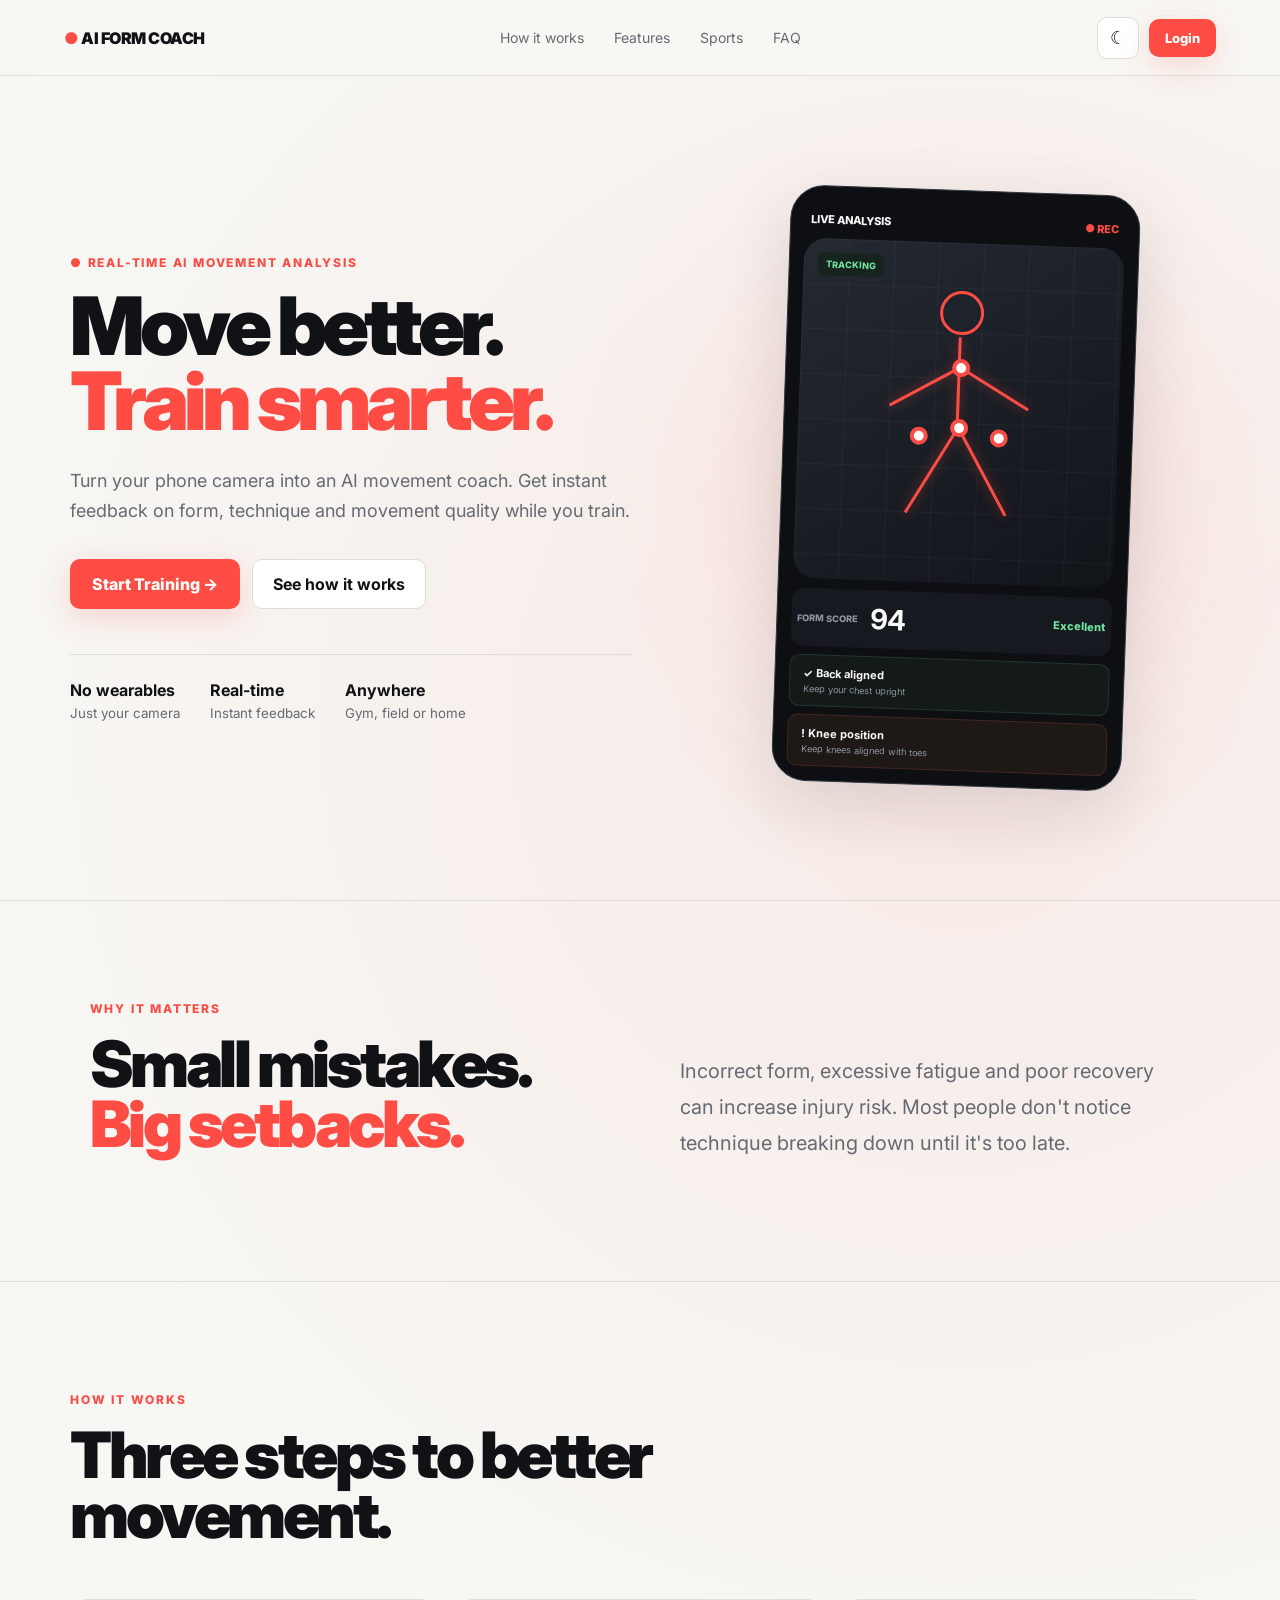
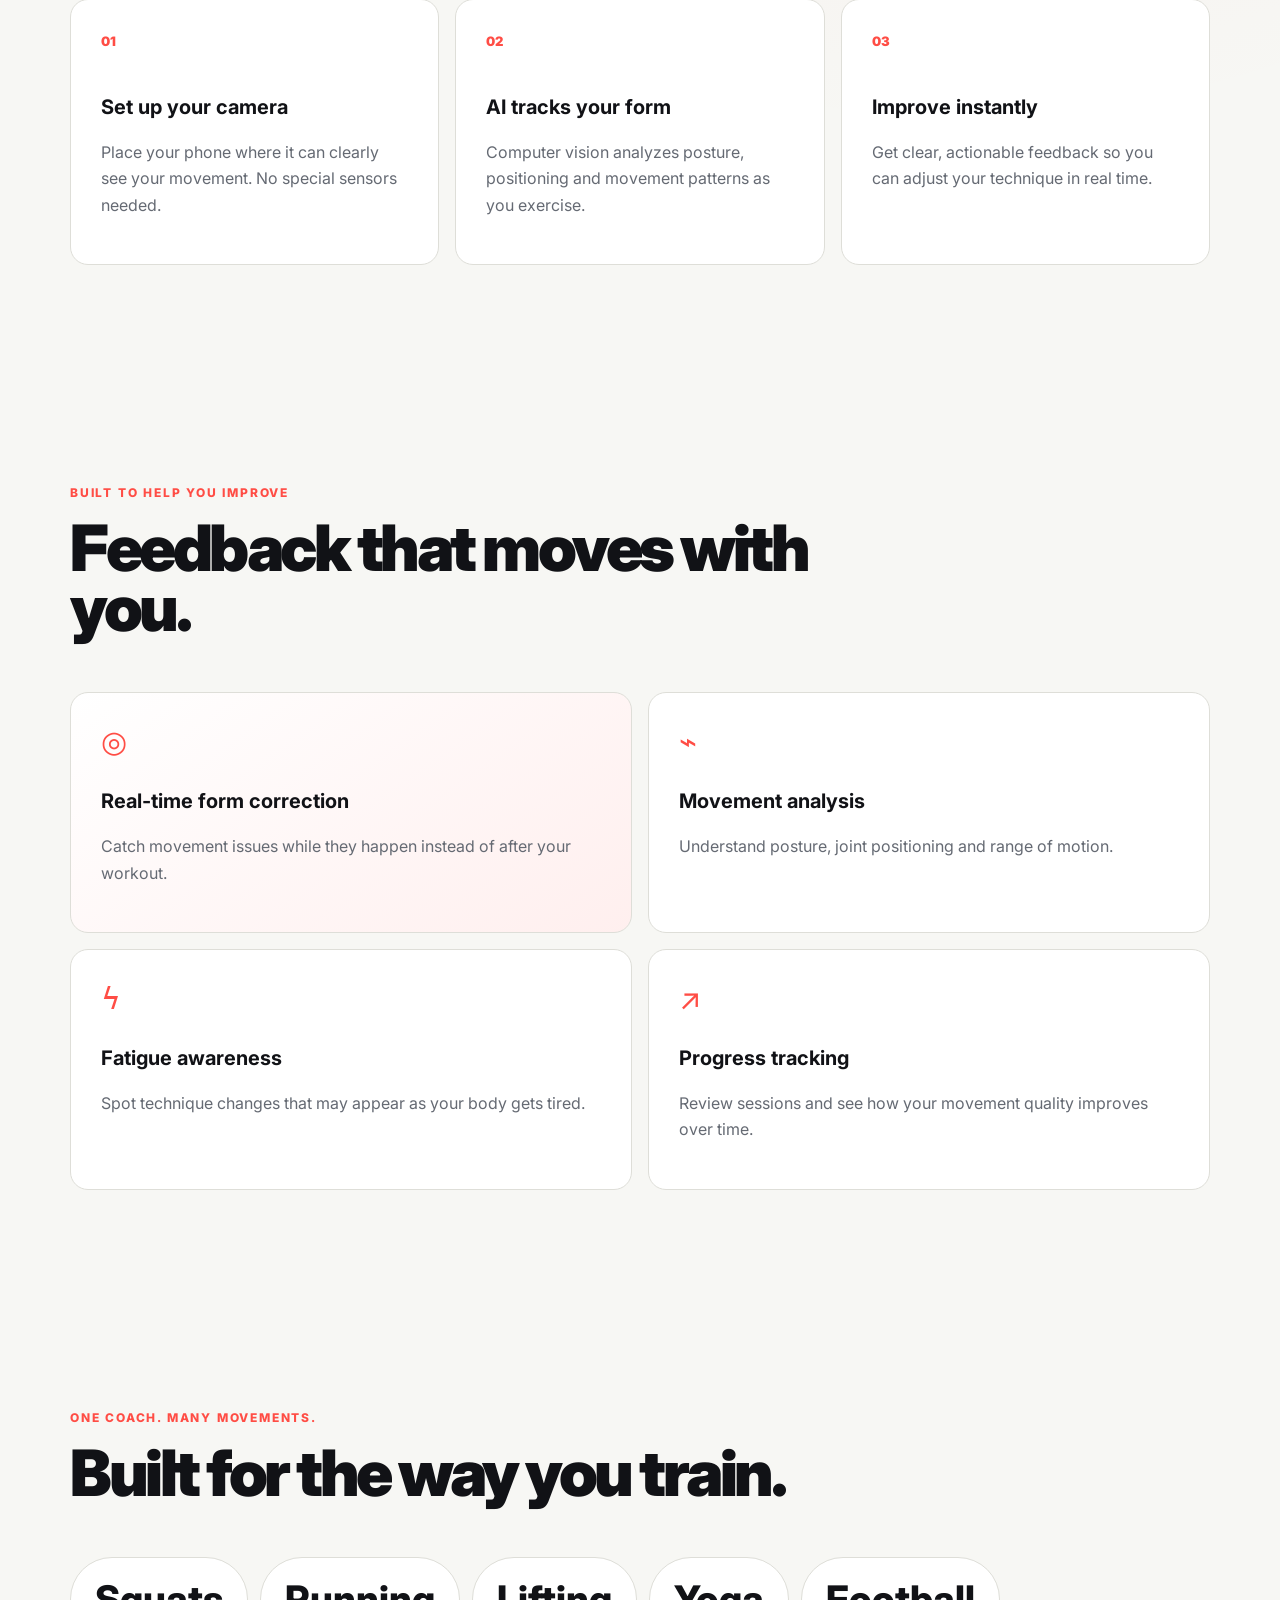
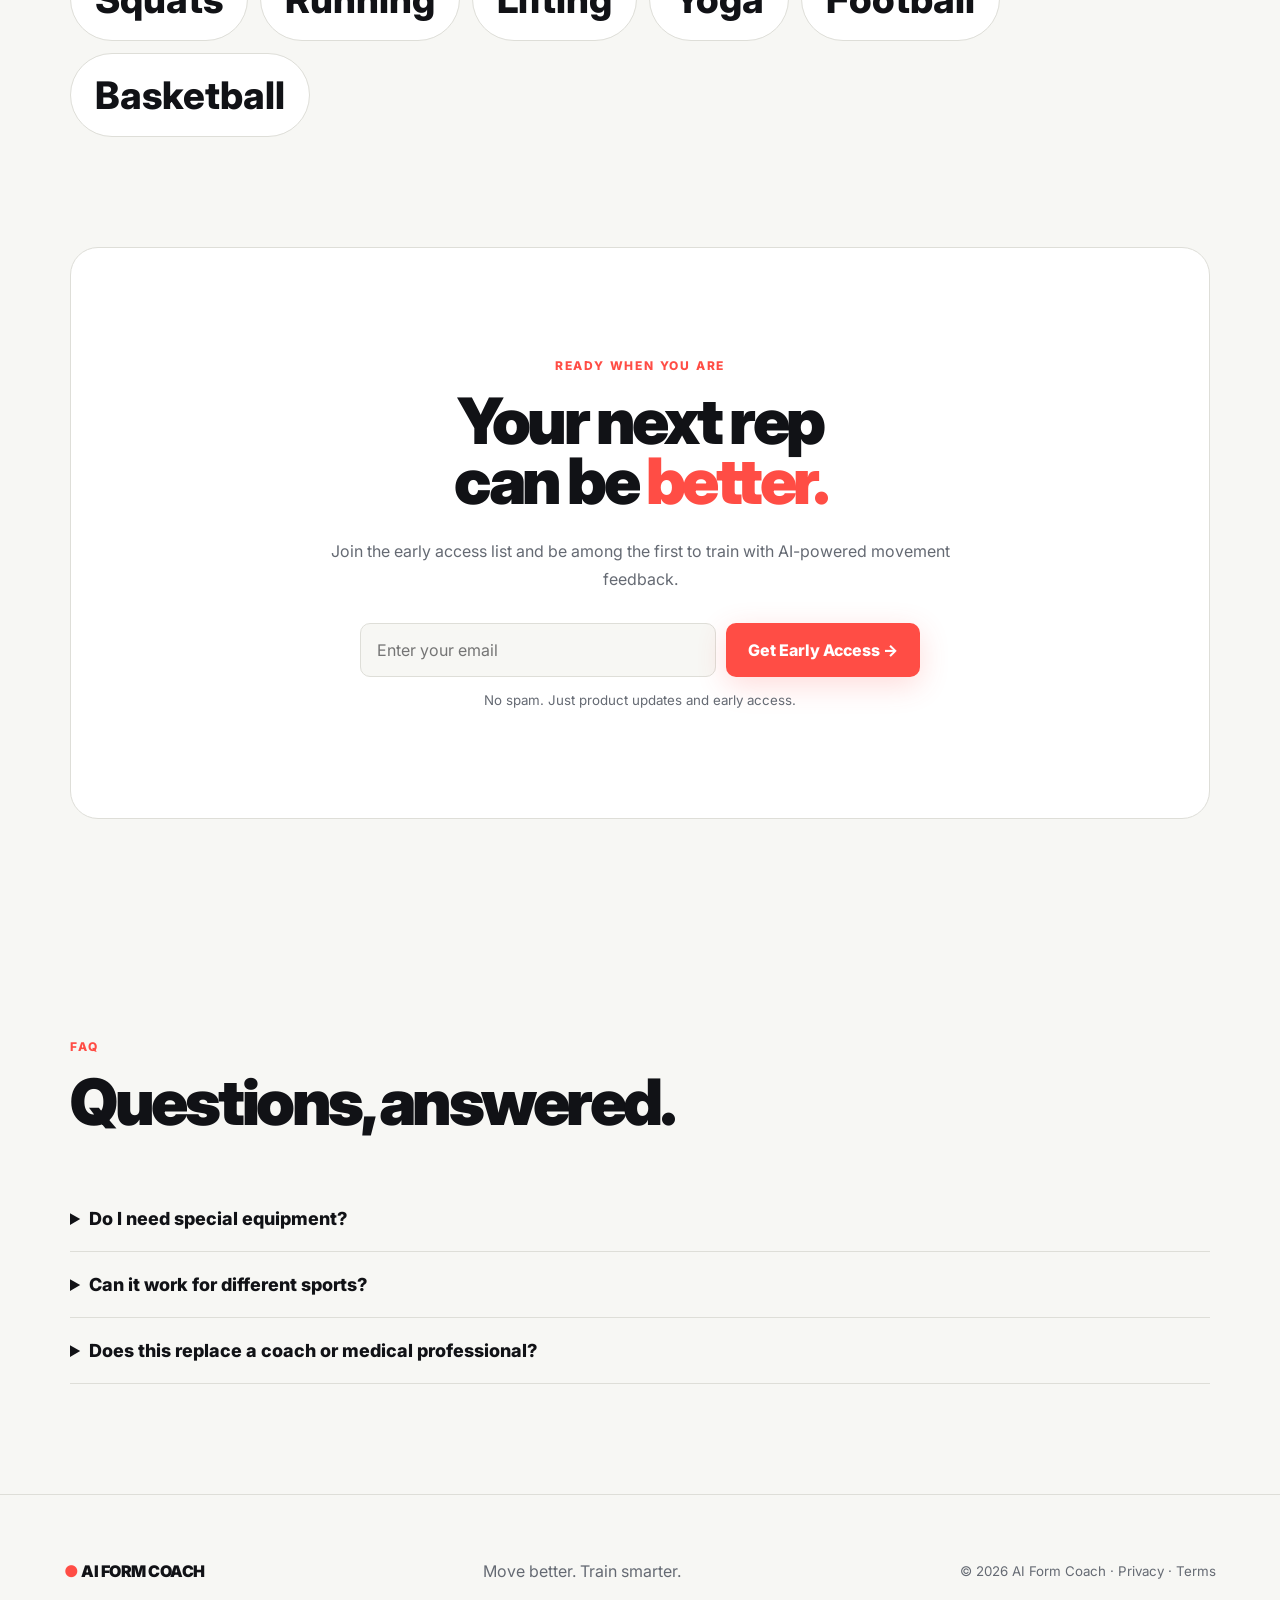
<file: index.html>
<!DOCTYPE html>
  <html lang="en" data-theme="dark">

  <head>
    <meta charset="UTF-8" />
    <meta name="viewport" content="width=device-width, initial-scale=1.0" />
    <meta name="description"
      content="AI Form Coach — real-time exercise and sports movement feedback using your phone camera." />
    <title>AI Form Coach</title>
    <link rel="stylesheet" href="styles.css" />
  </head>

  <body>
    <header class="nav">
      <a class="logo" href="#home"><span>●</span> AI FORM COACH</a>
      <nav id="navLinks">
        <a href="#how">How it works</a>
        <a href="#features">Features</a>
        <a href="#sports">Sports</a>
        <a href="#faq">FAQ</a>
      </nav>
      <div class="nav-actions">
        <button id="themeToggle" class="icon-btn" aria-label="Toggle light/dark mode">☀︎</button>
        <a class="btn small" href="login.html">
      Login
  </a>
        <button id="menuToggle" class="menu" aria-label="Open menu">☰</button>
      </div>
    </header>

    <main>
      <section class="hero" id="home">
        <div class="hero-copy">
          <div class="eyebrow">● REAL-TIME AI MOVEMENT ANALYSIS</div>
          <h1>Move better.<br><span>Train smarter.</span></h1>
          <p>Turn your phone camera into an AI movement coach. Get instant feedback on form, technique and movement
            quality while you train.</p>
          <div class="hero-actions">
            <a class="btn" href="#cta">Start Training →</a>
            <a class="ghost-btn" href="#how">See how it works</a>
          </div>
          <div class="mini-stats">
            <span><b>No wearables</b><small>Just your camera</small></span>
            <span><b>Real-time</b><small>Instant feedback</small></span>
            <span><b>Anywhere</b><small>Gym, field or home</small></span>
          </div>
        </div>

        <div class="phone-wrap">
          <div class="glow"></div>
          <div class="phone">
            <div class="phone-top"><span>LIVE ANALYSIS</span><i>● REC</i></div>
            <div class="camera-view">
              <div class="grid"></div>
              <div class="person">
                <span class="head"></span>
                <span class="body"></span>
                <span class="arm a1"></span><span class="arm a2"></span>
                <span class="leg l1"></span><span class="leg l2"></span>
                <b class="joint j1"></b><b class="joint j2"></b><b class="joint j3"></b><b class="joint j4"></b>
              </div>
              <span class="tracking">TRACKING</span>
            </div>
            <div class="score">
              <div><small>FORM SCORE</small><strong id="score">92</strong></div><span>Excellent</span>
            </div>
            <div class="feedback"><b>✓ Back aligned</b><small>Keep your chest upright</small></div>
            <div class="feedback warning"><b>! Knee position</b><small>Keep knees aligned with toes</small></div>
          </div>
        </div>
      </section>

      <section class="problem">
        <div>
          <div class="eyebrow">WHY IT MATTERS</div>
          <h2>Small mistakes.<br><span>Big setbacks.</span></h2>
        </div>
        <p>Incorrect form, excessive fatigue and poor recovery can increase injury risk. Most people don't notice
          technique breaking down until it's too late.</p>
      </section>

      <section class="steps section" id="how">
        <div class="section-head">
          <div class="eyebrow">HOW IT WORKS</div>
          <h2>Three steps to better movement.</h2>
        </div>
        <div class="cards three">
          <article><em>01</em>
            <h3>Set up your camera</h3>
            <p>Place your phone where it can clearly see your movement. No special sensors needed.</p>
          </article>
          <article><em>02</em>
            <h3>AI tracks your form</h3>
            <p>Computer vision analyzes posture, positioning and movement patterns as you exercise.</p>
          </article>
          <article><em>03</em>
            <h3>Improve instantly</h3>
            <p>Get clear, actionable feedback so you can adjust your technique in real time.</p>
          </article>
        </div>
      </section>

      <section class="section" id="features">
        <div class="section-head">
          <div class="eyebrow">BUILT TO HELP YOU IMPROVE</div>
          <h2>Feedback that moves with you.</h2>
        </div>
        <div class="cards features">
          <article class="featured">
            <div class="feature-icon">◎</div>
            <h3>Real-time form correction</h3>
            <p>Catch movement issues while they happen instead of after your workout.</p>
          </article>
          <article>
            <div class="feature-icon">⌁</div>
            <h3>Movement analysis</h3>
            <p>Understand posture, joint positioning and range of motion.</p>
          </article>
          <article>
            <div class="feature-icon">ϟ</div>
            <h3>Fatigue awareness</h3>
            <p>Spot technique changes that may appear as your body gets tired.</p>
          </article>
          <article>
            <div class="feature-icon">↗</div>
            <h3>Progress tracking</h3>
            <p>Review sessions and see how your movement quality improves over time.</p>
          </article>
        </div>
      </section>

      <section class="sports section" id="sports">
        <div class="section-head">
          <div class="eyebrow">ONE COACH. MANY MOVEMENTS.</div>
          <h2>Built for the way you train.</h2>
        </div>
        <div class="sport-list">
          <span>Squats</span><span>Running</span><span>Lifting</span><span>Yoga</span><span>Football</span><span>Basketball</span>
        </div>
      </section>

      <section class="cta section" id="cta">
        <div class="eyebrow">READY WHEN YOU ARE</div>
        <h2>Your next rep<br>can be <span>better.</span></h2>
        <p>Join the early access list and be among the first to train with AI-powered movement feedback.</p>
        <form id="signupForm">
          <input id="email" type="email" placeholder="Enter your email" required />
          <button class="btn" type="submit">Get Early Access →</button>
        </form>
        <small id="formMessage">No spam. Just product updates and early access.</small>
      </section>

      <section class="faq section" id="faq">
        <div class="section-head">
          <div class="eyebrow">FAQ</div>
          <h2>Questions, answered.</h2>
        </div>
        <details>
          <summary>Do I need special equipment?</summary>
          <p>No. The concept is designed around using your phone camera without additional motion sensors.</p>
        </details>
        <details>
          <summary>Can it work for different sports?</summary>
          <p>The product can be expanded to support gym exercises and sport-specific movement models.</p>
        </details>
        <details>
          <summary>Does this replace a coach or medical professional?</summary>
          <p>No. AI feedback is intended as a training aid and not as medical diagnosis or treatment.</p>
        </details>
      </section>
    </main>

    <footer><a class="logo" href="#home"><span>●</span> AI FORM COACH</a>
      <p>Move better. Train smarter.</p><small>© 2026 AI Form Coach · Privacy · Terms</small>
    </footer>
    <script src="script.js"></script>
  </body>

  </html>
</file>
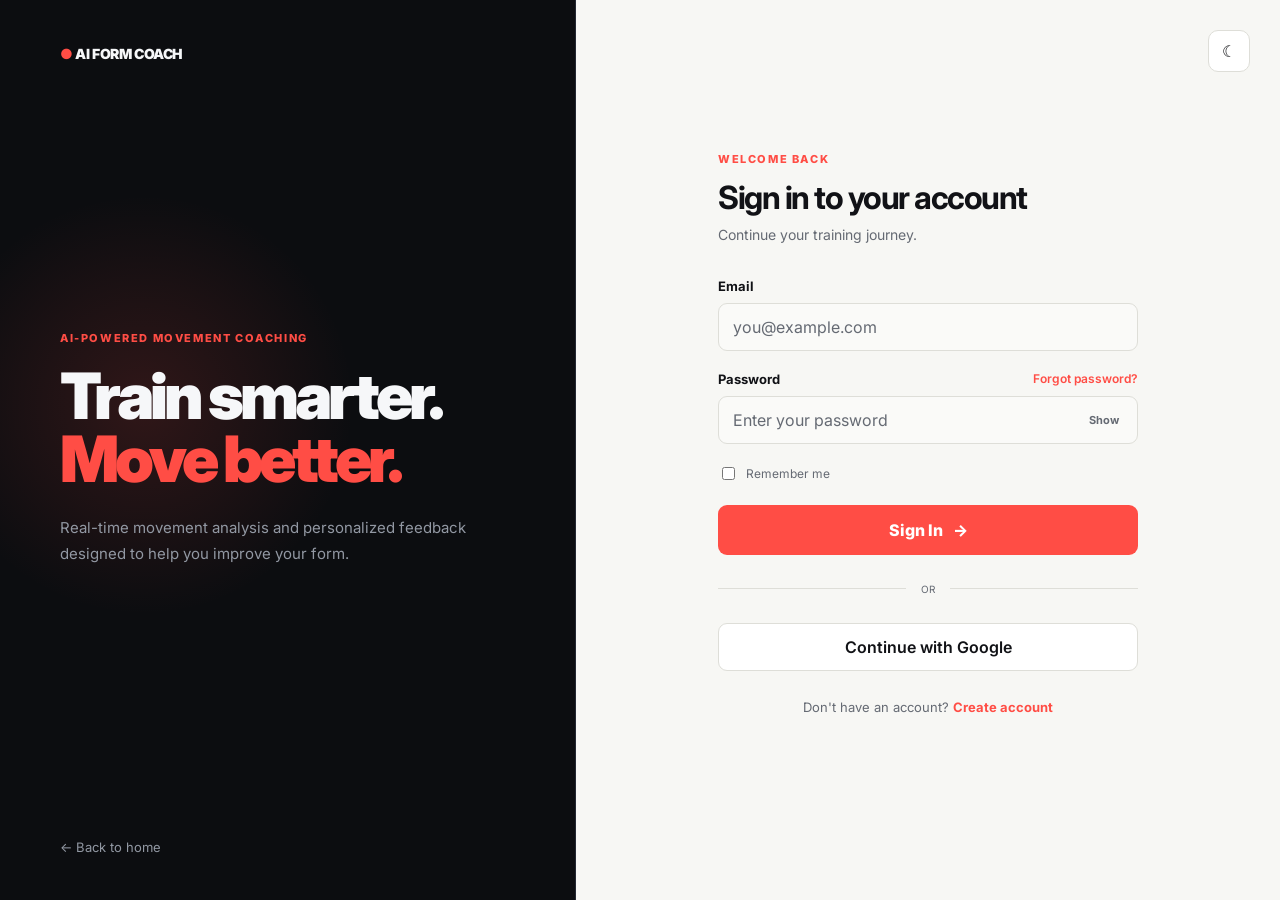
<file: login.html>
<!DOCTYPE html>
<html lang="en" data-theme="dark">

<head>
  <meta charset="UTF-8" />
  <meta name="viewport" content="width=device-width, initial-scale=1.0" />

  <title>Login | AI Form Coach</title>

  <link rel="stylesheet" href="login.css" />
</head>

<body>

  <main class="login-page">

    <!-- LEFT SIDE -->
    <section class="login-brand">

      <a href="index.html" class="logo">
        <span class="logo-dot">●</span>
        AI FORM COACH
      </a>

      <div class="brand-content">

        <p class="eyebrow">
          AI-POWERED MOVEMENT COACHING
        </p>

        <h1>
          Train smarter.<br>
          <span>Move better.</span>
        </h1>

        <p class="brand-description">
          Real-time movement analysis and personalized
          feedback designed to help you improve your form.
        </p>

      </div>

      <a href="index.html" class="back-link">
        ← Back to home
      </a>

    </section>


    <!-- RIGHT SIDE -->
    <section class="login-area">

      <button
        id="themeToggle"
        class="theme-toggle"
        aria-label="Toggle theme"
      >
        ☀
      </button>


      <div class="login-card">

        <div class="mobile-logo">
          <span>●</span>
          AI FORM COACH
        </div>

        <p class="small-heading">
          WELCOME BACK
        </p>

        <h2>Sign in to your account</h2>

        <p class="subtitle">
          Continue your training journey.
        </p>


        <form id="loginForm">

          <!-- EMAIL -->

          <div class="form-group">

            <label for="email">
              Email
            </label>

            <input
              id="email"
              type="email"
              placeholder="you@example.com"
              autocomplete="email"
              required
            />

          </div>


          <!-- PASSWORD -->

          <div class="form-group">

            <div class="password-heading">

              <label for="password">
                Password
              </label>

              <a href="#">
                Forgot password?
              </a>

            </div>

            <div class="password-input">

              <input
                id="password"
                type="password"
                placeholder="Enter your password"
                autocomplete="current-password"
                required
              />

              <button
                type="button"
                id="showPassword"
                class="show-password"
              >
                Show
              </button>

            </div>

          </div>


          <!-- REMEMBER -->

          <label class="remember">

            <input type="checkbox" />

            <span>Remember me</span>

          </label>


          <!-- LOGIN -->

          <button
            type="submit"
            class="login-button"
          >
            Sign In
            <span>→</span>
          </button>

        </form>


        <div class="divider">
          <span>OR</span>
        </div>


        <button
          type="button"
          class="google-button"
        >
          Continue with Google
        </button>


        <p class="signup">
          Don't have an account?
          <a href="#">
            Create account
          </a>
        </p>

        <p
          id="loginMessage"
          class="login-message"
        ></p>

      </div>

    </section>

  </main>


  <script>

    /* --------------------------
       DARK / LIGHT MODE
    -------------------------- */

    const root =
      document.documentElement;

    const themeToggle =
      document.getElementById("themeToggle");

    const savedTheme =
      localStorage.getItem("theme");


    function setTheme(theme) {

      root.dataset.theme = theme;

      localStorage.setItem(
        "theme",
        theme
      );

      themeToggle.textContent =
        theme === "dark"
          ? "☀"
          : "☾";

    }


    setTheme(savedTheme || "dark");


    themeToggle.addEventListener(
      "click",
      function () {

        const newTheme =
          root.dataset.theme === "dark"
            ? "light"
            : "dark";

        setTheme(newTheme);

      }
    );


    /* --------------------------
       SHOW PASSWORD
    -------------------------- */

    const password =
      document.getElementById("password");

    const showPassword =
      document.getElementById("showPassword");


    showPassword.addEventListener(
      "click",
      function () {

        if (password.type === "password") {

          password.type = "text";
          showPassword.textContent = "Hide";

        } else {

          password.type = "password";
          showPassword.textContent = "Show";

        }

      }
    );


    /* --------------------------
       TEMPORARY LOGIN
    -------------------------- */

    const loginForm =
      document.getElementById("loginForm");

    const loginMessage =
      document.getElementById("loginMessage");


    loginForm.addEventListener(
      "submit",
      function (event) {

        event.preventDefault();

        loginMessage.textContent =
          "Signing you in...";

        setTimeout(function () {

          window.location.href =
            "dashboard.html";

        }, 500);

      }
    );

  </script>

</body>

</html>
</file>
<file: styles.css>
@import url('https://fonts.googleapis.com/css2?family=Inter:wght@400;500;600;700;800;900&display=swap');

:root{--bg:#090a0c;--surface:#111317;--surface2:#171a1f;--text:#f6f7f9;--muted:#9298a3;--line:#242832;--accent:#ff4d45;--accent2:#ff756e;--shadow:0 24px 80px rgba(0,0,0,.35)}
html[data-theme="light"]{--bg:#f7f7f4;--surface:#fff;--surface2:#eeeee9;--text:#111216;--muted:#656a73;--line:#deded8;--shadow:0 24px 70px rgba(20,20,20,.12)}
*{box-sizing:border-box}html{scroll-behavior:smooth}body{margin:0;background:var(--bg);color:var(--text);font-family:Inter,Arial,sans-serif;transition:.25s;background-image:radial-gradient(circle at 75% 15%,rgba(255,77,69,.08),transparent 24%)}
a{color:inherit;text-decoration:none}.nav{height:76px;display:flex;align-items:center;justify-content:space-between;padding:0 max(5vw,24px);border-bottom:1px solid var(--line);position:sticky;top:0;background:color-mix(in srgb,var(--bg) 88%,transparent);backdrop-filter:blur(16px);z-index:20}.logo{font-weight:900;letter-spacing:-.5px}.logo span,.eyebrow{color:var(--accent)}nav{display:flex;gap:30px}nav a{font-size:14px;color:var(--muted)}nav a:hover{color:var(--text)}.nav-actions{display:flex;align-items:center;gap:10px}.btn,.ghost-btn,.icon-btn{border:0;cursor:pointer;font:inherit}.btn{display:inline-flex;justify-content:center;align-items:center;background:var(--accent);color:#fff;padding:15px 22px;border-radius:10px;font-weight:800;box-shadow:0 8px 30px rgba(255,77,69,.2)}.btn:hover{transform:translateY(-2px)}.btn.small{padding:11px 16px;font-size:13px}.icon-btn{width:42px;height:42px;border-radius:10px;background:var(--surface);color:var(--text);border:1px solid var(--line);font-size:18px}.menu{display:none;background:none;color:var(--text);border:0;font-size:24px}.hero{min-height:calc(100vh - 76px);max-width:1200px;margin:auto;padding:80px 30px;display:grid;grid-template-columns:1.05fr .95fr;align-items:center;gap:70px}.eyebrow{font-size:12px;font-weight:800;letter-spacing:1.8px;margin-bottom:18px}.hero h1,.section h2,.problem h2{font-size:clamp(48px,6.3vw,88px);line-height:.93;letter-spacing:-5px;margin:0 0 28px;font-weight:900}.hero h1 span,h2 span{color:var(--accent)}.hero-copy>p{max-width:590px;font-size:18px;line-height:1.7;color:var(--muted)}.hero-actions{display:flex;gap:12px;margin:32px 0}.ghost-btn{padding:14px 20px;border:1px solid var(--line);border-radius:10px;background:var(--surface);font-weight:700}.mini-stats{display:flex;gap:30px;border-top:1px solid var(--line);padding-top:25px;margin-top:45px}.mini-stats span{display:flex;flex-direction:column;gap:5px}.mini-stats small{color:var(--muted)}.phone-wrap{position:relative;display:grid;place-items:center}.glow{position:absolute;width:360px;height:360px;border-radius:50%;background:var(--accent);filter:blur(120px);opacity:.16}.phone{width:min(350px,85vw);padding:14px;border:1px solid #333844;background:#0d0f13;color:#f8f8f8;border-radius:34px;box-shadow:var(--shadow);position:relative;transform:rotate(2deg)}.phone-top,.score{display:flex;justify-content:space-between;align-items:center;padding:12px 6px;font-size:11px;font-weight:800}.phone-top i{color:var(--accent);font-style:normal}.camera-view{height:340px;border-radius:22px;background:linear-gradient(145deg,#242932,#111419);position:relative;overflow:hidden}.grid{position:absolute;inset:0;background-image:linear-gradient(#ffffff09 1px,transparent 1px),linear-gradient(90deg,#ffffff09 1px,transparent 1px);background-size:45px 45px}.tracking{position:absolute;top:14px;left:14px;background:#16241d;color:#72e09d;padding:6px 8px;border-radius:6px;font-size:9px;font-weight:800}.person{position:absolute;left:50%;top:45%;width:140px;height:210px;transform:translate(-50%,-50%)}.head{position:absolute;width:44px;height:44px;border:3px solid var(--accent);border-radius:50%;left:48px}.body,.arm,.leg{position:absolute;background:var(--accent);height:3px;transform-origin:left center;box-shadow:0 0 12px rgba(255,77,69,.5)}.body{width:90px;left:69px;top:45px;transform:rotate(90deg)}.arm{width:80px;left:70px;top:75px}.a1{transform:rotate(150deg)}.a2{transform:rotate(30deg)}.leg{width:100px;left:70px;top:135px}.l1{transform:rotate(120deg)}.l2{transform:rotate(60deg)}.joint{position:absolute;width:10px;height:10px;border-radius:50%;background:#fff;box-shadow:0 0 0 4px var(--accent)}.j1{left:66px;top:72px}.j2{left:66px;top:132px}.j3{left:26px;top:141px}.j4{right:24px;top:141px}.score{background:#16191f;border-radius:12px;margin-top:10px}.score div{display:flex;gap:12px;align-items:center}.score small{color:#8d94a0}.score strong{font-size:28px}.score span{color:#72e09d}.feedback{margin-top:8px;padding:11px 13px;background:#141a17;border:1px solid #22372b;border-radius:10px;display:flex;flex-direction:column;font-size:11px}.feedback small{color:#8d94a0;margin-top:3px}.feedback.warning{background:#1e1816;border-color:#432721}.problem{border-top:1px solid var(--line);border-bottom:1px solid var(--line);padding:100px max(7vw,30px);display:grid;grid-template-columns:1fr 1fr;gap:80px;align-items:end}.problem h2,.section h2{font-size:clamp(40px,5vw,68px);letter-spacing:-3.5px}.problem p{font-size:20px;line-height:1.8;color:var(--muted);max-width:600px}.section{max-width:1200px;margin:auto;padding:110px 30px}.section-head{max-width:750px;margin-bottom:55px}.cards{display:grid;gap:16px}.cards.three{grid-template-columns:repeat(3,1fr)}.cards article{padding:30px;border:1px solid var(--line);background:var(--surface);border-radius:18px;min-height:220px}.cards article:hover{transform:translateY(-5px);border-color:color-mix(in srgb,var(--accent) 55%,var(--line))}.cards em{font-style:normal;color:var(--accent);font-weight:900;font-size:13px}.cards h3{font-size:20px;margin-top:45px}.cards p{color:var(--muted);line-height:1.65}.features{grid-template-columns:repeat(2,1fr)}.features .featured{background:linear-gradient(145deg,var(--surface),color-mix(in srgb,var(--accent) 9%,var(--surface)))}.feature-icon{font-size:30px;color:var(--accent)}.features h3{margin-top:30px}.sport-list{display:flex;flex-wrap:wrap;gap:12px}.sport-list span{font-size:clamp(22px,3vw,38px);font-weight:800;padding:18px 24px;border:1px solid var(--line);border-radius:999px;background:var(--surface)}.cta{text-align:center;border:1px solid var(--line);background:var(--surface);border-radius:28px;margin-bottom:110px;max-width:1140px}.cta p{color:var(--muted);max-width:620px;margin:0 auto 30px;line-height:1.7}.cta form{max-width:560px;margin:auto;display:flex;gap:10px}.cta input{flex:1;padding:16px;border:1px solid var(--line);border-radius:10px;background:var(--bg);color:var(--text);font:inherit}.cta>small{display:block;color:var(--muted);margin-top:15px}.faq details{padding:22px 0;border-bottom:1px solid var(--line)}.faq summary{cursor:pointer;font-weight:800;font-size:18px}.faq details p{color:var(--muted);line-height:1.7}footer{padding:50px max(5vw,30px);border-top:1px solid var(--line);display:flex;align-items:center;justify-content:space-between;color:var(--muted)}footer .logo{color:var(--text)}
@media(max-width:800px){.nav nav{display:none;position:absolute;top:76px;left:0;right:0;padding:25px;background:var(--bg);border-bottom:1px solid var(--line);flex-direction:column}.nav nav.open{display:flex}.menu{display:block}.nav .btn.small{display:none}.hero{grid-template-columns:1fr;padding-top:55px}.hero h1{letter-spacing:-3px}.phone-wrap{margin-top:25px}.problem{grid-template-columns:1fr;gap:15px}.cards.three,.features{grid-template-columns:1fr}.cta{margin-left:16px;margin-right:16px}.cta form{flex-direction:column}.mini-stats{gap:15px;flex-wrap:wrap}footer{flex-direction:column;align-items:flex-start;gap:12px}}
</file>
<file: login.css>
@import url(
  'https://fonts.googleapis.com/css2?family=Inter:wght@400;500;600;700;800;900&display=swap'
);


/* =========================
   THEME
   ========================= */

:root {

  --bg: #090a0c;

  --surface: #111317;

  --surface-2: #171a1f;

  --text: #f6f7f9;

  --muted: #9298a3;

  --line: #242832;

  --accent: #ff4d45;

  --input: #0d0f12;

}


html[data-theme="light"] {

  --bg: #f7f7f4;

  --surface: #ffffff;

  --surface-2: #eeeeea;

  --text: #111216;

  --muted: #656a73;

  --line: #deded8;

  --input: #fafaf8;

}


/* =========================
   RESET
   ========================= */

* {
  box-sizing: border-box;
}


html,
body {
  margin: 0;

  min-height: 100%;

  font-family:
    Inter,
    Arial,
    sans-serif;
}


body {

  background: var(--bg);

  color: var(--text);

  transition:
    background 0.25s ease,
    color 0.25s ease;

}


a {
  color: inherit;
  text-decoration: none;
}


button,
input {
  font: inherit;
}


/* =========================
   PAGE
   ========================= */

.login-page {

  min-height: 100vh;

  display: grid;

  grid-template-columns:
    minmax(350px, 0.9fr)
    minmax(500px, 1.1fr);

}


/* =========================
   LEFT SIDE
   ========================= */

.login-brand {

  position: relative;

  padding: 45px 60px;

  background:
    radial-gradient(
      circle at 25% 45%,
      rgba(255, 77, 69, 0.15),
      transparent 32%
    ),
    #0c0d10;

  color: #f6f7f9;

  border-right:
    1px solid #242832;

  display: flex;

  flex-direction: column;

}


.logo {

  font-size: 14px;

  font-weight: 900;

  letter-spacing: -0.4px;

}


.logo-dot {
  color: var(--accent);
}


.brand-content {

  margin-top: auto;

  margin-bottom: auto;

  max-width: 500px;

}


.eyebrow {

  color: var(--accent);

  font-size: 11px;

  font-weight: 800;

  letter-spacing: 1.6px;

  margin-bottom: 20px;

}


.brand-content h1 {

  margin: 0;

  font-size:
    clamp(42px, 5vw, 68px);

  line-height: 0.98;

  letter-spacing: -4px;

  font-weight: 900;

}


.brand-content h1 span {
  color: var(--accent);
}


.brand-description {

  max-width: 450px;

  margin-top: 25px;

  color: #9298a3;

  font-size: 15px;

  line-height: 1.7;

}


.back-link {

  color: #9298a3;

  font-size: 13px;

  transition: 0.2s;

}


.back-link:hover {
  color: white;
}


/* =========================
   RIGHT SIDE
   ========================= */

.login-area {

  position: relative;

  display: flex;

  justify-content: center;

  align-items: center;

  padding: 60px 40px;

  background: var(--bg);

}


.theme-toggle {

  position: absolute;

  right: 30px;

  top: 30px;

  width: 42px;

  height: 42px;

  background: var(--surface);

  color: var(--text);

  border:
    1px solid var(--line);

  border-radius: 10px;

  cursor: pointer;

}


.login-card {

  width: 100%;

  max-width: 420px;

}


.mobile-logo {
  display: none;
}


.small-heading {

  color: var(--accent);

  font-size: 11px;

  font-weight: 800;

  letter-spacing: 1.6px;

  margin-bottom: 12px;

}


.login-card h2 {

  margin: 0;

  font-size: 32px;

  letter-spacing: -1.5px;

}


.subtitle {

  color: var(--muted);

  font-size: 14px;

  margin-top: 9px;

  margin-bottom: 35px;

}


/* =========================
   FORM
   ========================= */

.form-group {

  display: flex;

  flex-direction: column;

  gap: 9px;

  margin-bottom: 20px;

}


.form-group label {

  font-size: 13px;

  font-weight: 700;

}


.form-group input {

  width: 100%;

  height: 48px;

  padding:
    0 14px;

  color: var(--text);

  background: var(--input);

  border:
    1px solid var(--line);

  border-radius: 9px;

  outline: none;

  transition:
    border-color 0.2s,
    box-shadow 0.2s;

}


.form-group input:focus {

  border-color:
    var(--accent);

  box-shadow:
    0 0 0 3px
    rgba(255, 77, 69, 0.1);

}


.form-group input::placeholder {
  color: var(--muted);
}


/* PASSWORD */

.password-heading {

  display: flex;

  justify-content: space-between;

  align-items: center;

}


.password-heading a {

  color: var(--accent);

  font-size: 12px;

  font-weight: 600;

}


.password-input {

  position: relative;

}


.password-input input {

  padding-right: 65px;

}


.show-password {

  position: absolute;

  right: 13px;

  top: 50%;

  transform:
    translateY(-50%);

  border: none;

  background: none;

  color: var(--muted);

  font-size: 11px;

  font-weight: 700;

  cursor: pointer;

}


/* REMEMBER */

.remember {

  display: flex;

  align-items: center;

  gap: 8px;

  margin-bottom: 22px;

  color: var(--muted);

  font-size: 12px;

  cursor: pointer;

}


.remember input {
  accent-color: var(--accent);
}


/* LOGIN BUTTON */

.login-button {

  width: 100%;

  height: 50px;

  border: none;

  border-radius: 9px;

  background:
    var(--accent);

  color: white;

  display: flex;

  justify-content: center;

  align-items: center;

  gap: 10px;

  font-weight: 800;

  cursor: pointer;

  transition:
    transform 0.2s,
    box-shadow 0.2s;

}


.login-button:hover {

  transform:
    translateY(-2px);

  box-shadow:
    0 10px 30px
    rgba(255, 77, 69, 0.22);

}


/* =========================
   OTHER LOGIN OPTIONS
   ========================= */

.divider {

  display: flex;

  align-items: center;

  gap: 15px;

  margin:
    28px 0;

  color: var(--muted);

  font-size: 10px;

}


.divider::before,
.divider::after {

  content: "";

  flex: 1;

  height: 1px;

  background: var(--line);

}


.google-button {

  width: 100%;

  height: 48px;

  background:
    var(--surface);

  color: var(--text);

  border:
    1px solid var(--line);

  border-radius: 9px;

  cursor: pointer;

  font-weight: 600;

}


.google-button:hover {

  background:
    var(--surface-2);

}


.signup {

  margin-top: 28px;

  text-align: center;

  color: var(--muted);

  font-size: 13px;

}


.signup a {

  color: var(--accent);

  font-weight: 700;

}


.login-message {

  min-height: 18px;

  text-align: center;

  color: var(--muted);

  font-size: 12px;

  margin-top: 15px;

}


/* =========================
   MOBILE
   ========================= */

@media (max-width: 850px) {

  .login-page {

    display: block;

  }


  .login-brand {

    display: none;

  }


  .login-area {

    min-height: 100vh;

    padding:
      80px 25px 40px;

  }


  .mobile-logo {

    display: block;

    margin-bottom: 50px;

    font-size: 13px;

    font-weight: 900;

  }


  .mobile-logo span {
    color: var(--accent);
  }


  .theme-toggle {

    right: 20px;

    top: 20px;

  }

}
</file>
